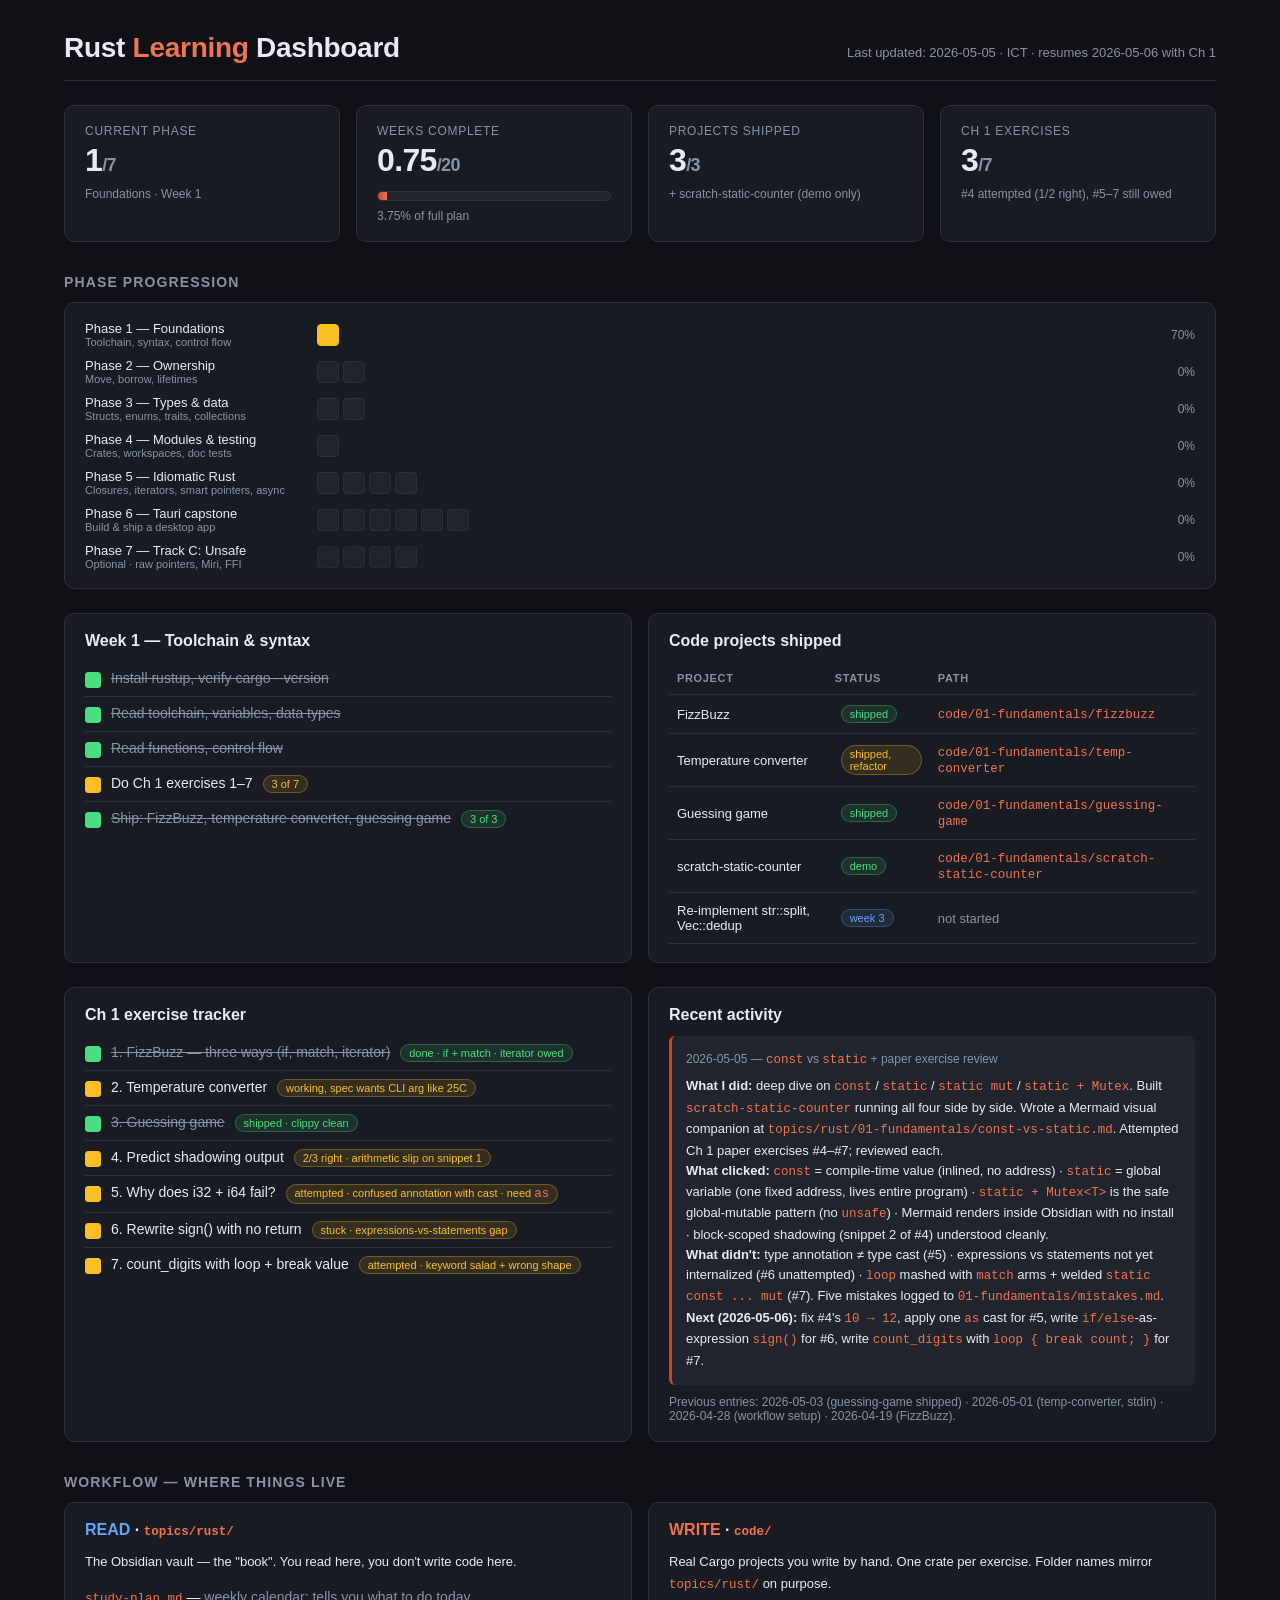
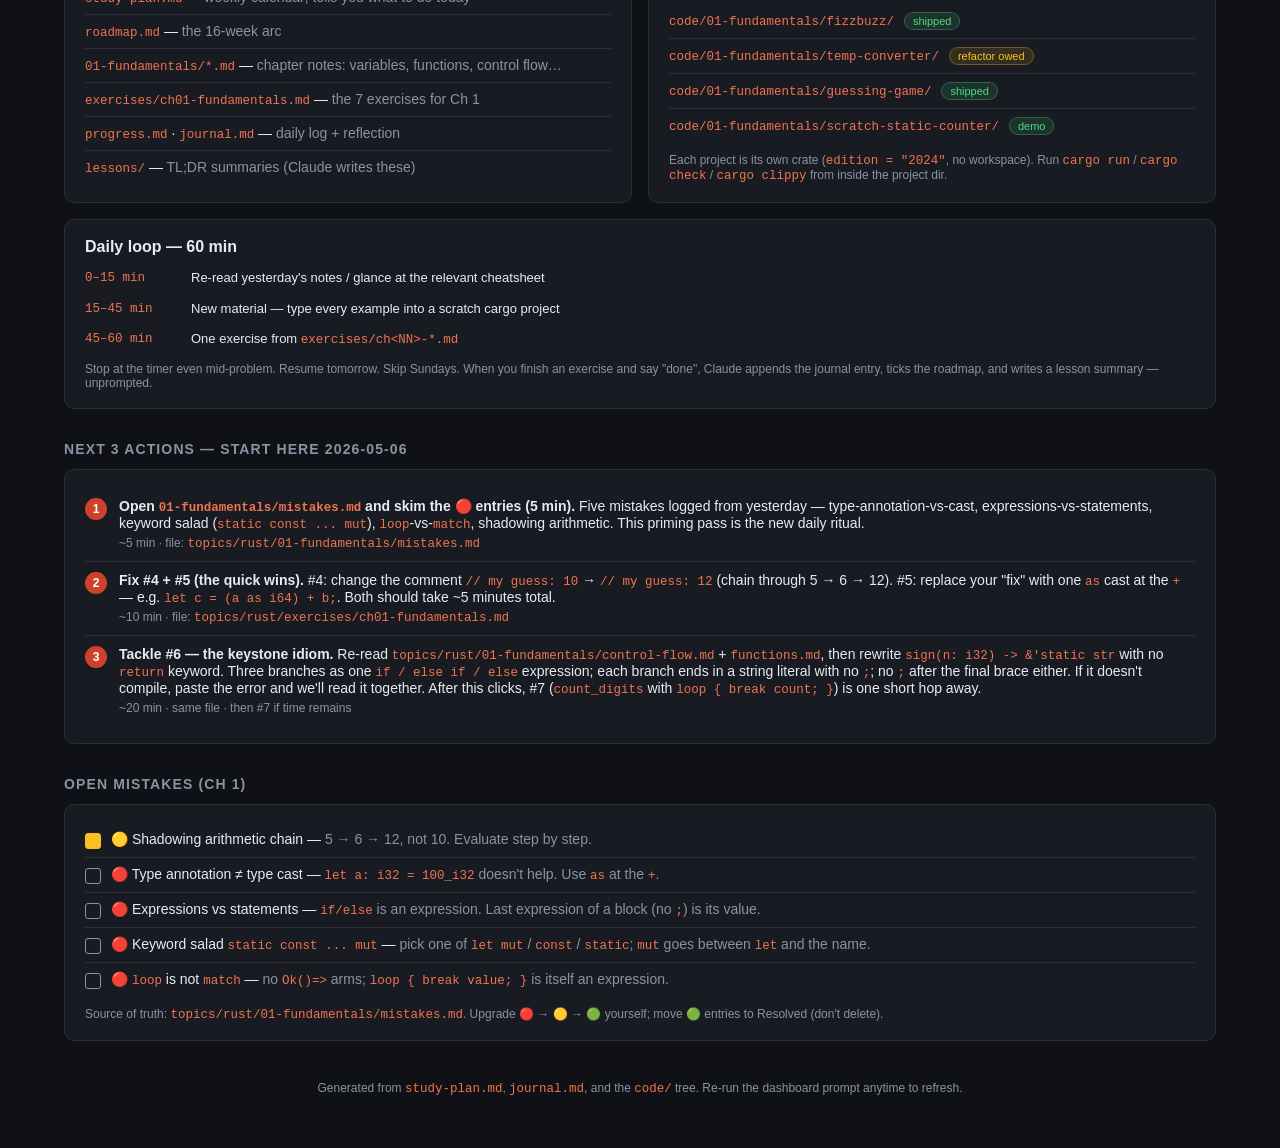
<file: dashboard.html>
<!DOCTYPE html>
<html lang="en">
<head>
<meta charset="UTF-8">
<title>Rust Learning Dashboard</title>
<style>
  :root {
    --bg: #0f1116;
    --panel: #181b22;
    --panel-2: #20242d;
    --border: #2a2f3a;
    --text: #e8ecf2;
    --muted: #8a93a4;
    --accent: #ce422b;        /* rust-orange */
    --accent-2: #f0744f;
    --green: #4ade80;
    --amber: #fbbf24;
    --red: #f87171;
    --blue: #60a5fa;
  }
  * { box-sizing: border-box; }
  html, body { margin: 0; padding: 0; background: var(--bg); color: var(--text);
    font-family: -apple-system, BlinkMacSystemFont, "Segoe UI", Roboto, sans-serif;
    -webkit-font-smoothing: antialiased; }
  .wrap { max-width: 1200px; margin: 0 auto; padding: 32px 24px 80px; }
  header { display: flex; align-items: baseline; justify-content: space-between;
    border-bottom: 1px solid var(--border); padding-bottom: 16px; margin-bottom: 24px; }
  h1 { margin: 0; font-size: 28px; letter-spacing: -0.01em; }
  h1 .accent { color: var(--accent-2); }
  .meta { color: var(--muted); font-size: 13px; }
  h2 { font-size: 14px; text-transform: uppercase; letter-spacing: 0.08em;
    color: var(--muted); margin: 32px 0 12px; font-weight: 600; }
  h3 { margin: 0 0 12px; font-size: 16px; font-weight: 600; }
  .grid { display: grid; gap: 16px; }
  .grid-4 { grid-template-columns: repeat(4, 1fr); }
  .grid-2 { grid-template-columns: 1fr 1fr; }
  .grid-3 { grid-template-columns: 2fr 1fr 1fr; }
  @media (max-width: 900px) {
    .grid-4 { grid-template-columns: repeat(2, 1fr); }
    .grid-2, .grid-3 { grid-template-columns: 1fr; }
  }
  .card { background: var(--panel); border: 1px solid var(--border);
    border-radius: 10px; padding: 18px 20px; }
  .stat { display: flex; flex-direction: column; gap: 4px; }
  .stat .num { font-size: 32px; font-weight: 700; letter-spacing: -0.02em; }
  .stat .label { color: var(--muted); font-size: 12px; text-transform: uppercase;
    letter-spacing: 0.06em; }
  .stat .sub { color: var(--muted); font-size: 12px; margin-top: 4px; }
  .progress { height: 10px; background: var(--panel-2); border-radius: 999px;
    overflow: hidden; margin-top: 8px; border: 1px solid var(--border); }
  .progress > div { height: 100%; background: linear-gradient(90deg, var(--accent), var(--accent-2)); }
  /* phase visualizer */
  .phases { display: flex; flex-direction: column; gap: 10px; }
  .phase-row { display: grid; grid-template-columns: 220px 1fr 60px;
    align-items: center; gap: 12px; }
  .phase-name { font-size: 13px; }
  .phase-name .small { color: var(--muted); font-size: 11px; display: block; }
  .weeks { display: flex; gap: 4px; flex-wrap: wrap; }
  .week { width: 22px; height: 22px; border-radius: 4px; background: var(--panel-2);
    border: 1px solid var(--border); position: relative; }
  .week.done { background: var(--green); border-color: var(--green); }
  .week.partial { background: var(--amber); border-color: var(--amber); }
  .week.optional { border-style: dashed; }
  .pct { font-size: 12px; color: var(--muted); text-align: right; }
  /* checklist */
  ul.list { list-style: none; padding: 0; margin: 0; }
  ul.list li { padding: 8px 0; border-bottom: 1px solid var(--border);
    display: flex; align-items: flex-start; gap: 10px; font-size: 14px; }
  ul.list li:last-child { border-bottom: none; }
  .box { width: 16px; height: 16px; border-radius: 3px; flex: 0 0 16px;
    border: 1.5px solid var(--muted); margin-top: 2px; }
  .box.done { background: var(--green); border-color: var(--green); }
  .box.partial { background: var(--amber); border-color: var(--amber); }
  .strike { color: var(--muted); text-decoration: line-through; }
  .tag { display: inline-block; font-size: 11px; padding: 2px 8px;
    border-radius: 999px; background: var(--panel-2); color: var(--muted);
    border: 1px solid var(--border); margin-left: 6px; }
  .tag.done { background: rgba(74,222,128,0.12); color: var(--green); border-color: rgba(74,222,128,0.3); }
  .tag.partial { background: rgba(251,191,36,0.12); color: var(--amber); border-color: rgba(251,191,36,0.3); }
  .tag.todo { background: rgba(96,165,250,0.12); color: var(--blue); border-color: rgba(96,165,250,0.3); }
  /* code projects */
  table { width: 100%; border-collapse: collapse; font-size: 13px; }
  th, td { padding: 10px 8px; text-align: left; border-bottom: 1px solid var(--border); }
  th { font-size: 11px; text-transform: uppercase; letter-spacing: 0.06em;
    color: var(--muted); font-weight: 600; }
  code, .mono { font-family: "SF Mono", Menlo, Consolas, monospace; font-size: 12.5px;
    color: var(--accent-2); }
  .journal { background: var(--panel-2); border-radius: 6px; padding: 14px;
    border-left: 3px solid var(--accent); font-size: 13px; line-height: 1.55; }
  .journal .date { color: var(--muted); font-size: 12px; margin-bottom: 6px; }
  .next-list { list-style: none; padding: 0; margin: 0; counter-reset: step; }
  .next-list li { counter-increment: step; padding: 10px 0; border-bottom: 1px solid var(--border);
    display: flex; gap: 12px; align-items: flex-start; font-size: 14px; }
  .next-list li:last-child { border-bottom: none; }
  .next-list li::before { content: counter(step); width: 22px; height: 22px;
    border-radius: 50%; background: var(--accent); color: white; display: inline-flex;
    align-items: center; justify-content: center; font-size: 12px; font-weight: 700; flex: 0 0 22px; }
  footer { color: var(--muted); font-size: 12px; text-align: center; margin-top: 40px; }
</style>
</head>
<body>
<div class="wrap">

  <header>
    <h1>Rust <span class="accent">Learning</span> Dashboard</h1>
    <div class="meta">Last updated: 2026-05-05 · ICT · resumes 2026-05-06 with Ch 1</div>
  </header>

  <div class="grid grid-4">
    <div class="card stat">
      <div class="label">Current phase</div>
      <div class="num">1<span style="color:var(--muted);font-size:18px;">/7</span></div>
      <div class="sub">Foundations · Week 1</div>
    </div>
    <div class="card stat">
      <div class="label">Weeks complete</div>
      <div class="num">0.75<span style="color:var(--muted);font-size:18px;">/20</span></div>
      <div class="progress"><div style="width:3.75%"></div></div>
      <div class="sub">3.75% of full plan</div>
    </div>
    <div class="card stat">
      <div class="label">Projects shipped</div>
      <div class="num">3<span style="color:var(--muted);font-size:18px;">/3</span></div>
      <div class="sub">+ scratch-static-counter (demo only)</div>
    </div>
    <div class="card stat">
      <div class="label">Ch 1 exercises</div>
      <div class="num">3<span style="color:var(--muted);font-size:18px;">/7</span></div>
      <div class="sub">#4 attempted (1/2 right), #5–7 still owed</div>
    </div>
  </div>

  <h2>Phase progression</h2>
  <div class="card">
    <div class="phases">
      <div class="phase-row">
        <div class="phase-name">Phase 1 — Foundations<span class="small">Toolchain, syntax, control flow</span></div>
        <div class="weeks">
          <div class="week partial" title="Week 1 — in progress (3 ship, 4 paper exercises owed)"></div>
        </div>
        <div class="pct">70%</div>
      </div>
      <div class="phase-row">
        <div class="phase-name">Phase 2 — Ownership<span class="small">Move, borrow, lifetimes</span></div>
        <div class="weeks">
          <div class="week" title="Week 2"></div>
          <div class="week" title="Week 3"></div>
        </div>
        <div class="pct">0%</div>
      </div>
      <div class="phase-row">
        <div class="phase-name">Phase 3 — Types & data<span class="small">Structs, enums, traits, collections</span></div>
        <div class="weeks">
          <div class="week" title="Week 4"></div>
          <div class="week" title="Week 5"></div>
        </div>
        <div class="pct">0%</div>
      </div>
      <div class="phase-row">
        <div class="phase-name">Phase 4 — Modules & testing<span class="small">Crates, workspaces, doc tests</span></div>
        <div class="weeks">
          <div class="week" title="Week 6"></div>
        </div>
        <div class="pct">0%</div>
      </div>
      <div class="phase-row">
        <div class="phase-name">Phase 5 — Idiomatic Rust<span class="small">Closures, iterators, smart pointers, async</span></div>
        <div class="weeks">
          <div class="week" title="Week 7"></div>
          <div class="week" title="Week 8"></div>
          <div class="week" title="Week 9"></div>
          <div class="week" title="Week 10"></div>
        </div>
        <div class="pct">0%</div>
      </div>
      <div class="phase-row">
        <div class="phase-name">Phase 6 — Tauri capstone<span class="small">Build &amp; ship a desktop app</span></div>
        <div class="weeks">
          <div class="week" title="Week 11"></div>
          <div class="week" title="Week 12"></div>
          <div class="week" title="Week 13"></div>
          <div class="week" title="Week 14"></div>
          <div class="week" title="Week 15"></div>
          <div class="week" title="Week 16"></div>
        </div>
        <div class="pct">0%</div>
      </div>
      <div class="phase-row">
        <div class="phase-name">Phase 7 — Track C: Unsafe<span class="small">Optional · raw pointers, Miri, FFI</span></div>
        <div class="weeks">
          <div class="week optional" title="Week 17"></div>
          <div class="week optional" title="Week 18"></div>
          <div class="week optional" title="Week 19"></div>
          <div class="week optional" title="Week 20"></div>
        </div>
        <div class="pct">0%</div>
      </div>
    </div>
  </div>

  <div class="grid grid-2" style="margin-top:24px;">
    <div class="card">
      <h3>Week 1 — Toolchain &amp; syntax</h3>
      <ul class="list">
        <li><div class="box done"></div><div><span class="strike">Install rustup, verify cargo --version</span></div></li>
        <li><div class="box done"></div><div><span class="strike">Read toolchain, variables, data types</span></div></li>
        <li><div class="box done"></div><div><span class="strike">Read functions, control flow</span></div></li>
        <li><div class="box partial"></div><div>Do Ch 1 exercises 1–7 <span class="tag partial">3 of 7</span></div></li>
        <li><div class="box done"></div><div><span class="strike">Ship: FizzBuzz, temperature converter, guessing game</span> <span class="tag done">3 of 3</span></div></li>
      </ul>
    </div>

    <div class="card">
      <h3>Code projects shipped</h3>
      <table>
        <thead><tr><th>Project</th><th>Status</th><th>Path</th></tr></thead>
        <tbody>
          <tr>
            <td>FizzBuzz</td>
            <td><span class="tag done">shipped</span></td>
            <td><code>code/01-fundamentals/fizzbuzz</code></td>
          </tr>
          <tr>
            <td>Temperature converter</td>
            <td><span class="tag partial">shipped, refactor</span></td>
            <td><code>code/01-fundamentals/temp-converter</code></td>
          </tr>
          <tr>
            <td>Guessing game</td>
            <td><span class="tag done">shipped</span></td>
            <td><code>code/01-fundamentals/guessing-game</code></td>
          </tr>
          <tr>
            <td>scratch-static-counter</td>
            <td><span class="tag done">demo</span></td>
            <td><code>code/01-fundamentals/scratch-static-counter</code></td>
          </tr>
          <tr>
            <td>Re-implement str::split, Vec::dedup</td>
            <td><span class="tag todo">week 3</span></td>
            <td><span style="color:var(--muted);">not started</span></td>
          </tr>
        </tbody>
      </table>
    </div>
  </div>

  <div class="grid grid-2" style="margin-top:24px;">
    <div class="card">
      <h3>Ch 1 exercise tracker</h3>
      <ul class="list">
        <li><div class="box done"></div><div><span class="strike">1. FizzBuzz — three ways (if, match, iterator)</span> <span class="tag done">done · if + match · iterator owed</span></div></li>
        <li><div class="box partial"></div><div>2. Temperature converter <span class="tag partial">working, spec wants CLI arg like 25C</span></div></li>
        <li><div class="box done"></div><div><span class="strike">3. Guessing game</span> <span class="tag done">shipped · clippy clean</span></div></li>
        <li><div class="box partial"></div><div>4. Predict shadowing output <span class="tag partial">2/3 right · arithmetic slip on snippet 1</span></div></li>
        <li><div class="box partial"></div><div>5. Why does i32 + i64 fail? <span class="tag partial">attempted · confused annotation with cast · need <code>as</code></span></div></li>
        <li><div class="box partial"></div><div>6. Rewrite sign() with no return <span class="tag partial">stuck · expressions-vs-statements gap</span></div></li>
        <li><div class="box partial"></div><div>7. count_digits with loop + break value <span class="tag partial">attempted · keyword salad + wrong shape</span></div></li>
      </ul>
    </div>

    <div class="card">
      <h3>Recent activity</h3>
      <div class="journal">
        <div class="date">2026-05-05 — <code>const</code> vs <code>static</code> + paper exercise review</div>
        <strong>What I did:</strong> deep dive on <span class="mono">const</span> / <span class="mono">static</span> / <span class="mono">static mut</span> / <span class="mono">static + Mutex</span>. Built <span class="mono">scratch-static-counter</span> running all four side by side. Wrote a Mermaid visual companion at <code>topics/rust/01-fundamentals/const-vs-static.md</code>. Attempted Ch 1 paper exercises #4–#7; reviewed each.<br>
        <strong>What clicked:</strong> <span class="mono">const</span> = compile-time value (inlined, no address) · <span class="mono">static</span> = global variable (one fixed address, lives entire program) · <span class="mono">static + Mutex&lt;T&gt;</span> is the safe global-mutable pattern (no <span class="mono">unsafe</span>) · Mermaid renders inside Obsidian with no install · block-scoped shadowing (snippet 2 of #4) understood cleanly.<br>
        <strong>What didn't:</strong> type annotation ≠ type cast (#5) · expressions vs statements not yet internalized (#6 unattempted) · <span class="mono">loop</span> mashed with <span class="mono">match</span> arms + welded <span class="mono">static const ... mut</span> (#7). Five mistakes logged to <code>01-fundamentals/mistakes.md</code>.<br>
        <strong>Next (2026-05-06):</strong> fix #4's <code>10 → 12</code>, apply one <span class="mono">as</span> cast for #5, write <span class="mono">if/else</span>-as-expression <span class="mono">sign()</span> for #6, write <span class="mono">count_digits</span> with <span class="mono">loop { break count; }</span> for #7.
      </div>
      <div style="color:var(--muted);font-size:12px;margin-top:10px;">
        Previous entries: 2026-05-03 (guessing-game shipped) · 2026-05-01 (temp-converter, stdin) · 2026-04-28 (workflow setup) · 2026-04-19 (FizzBuzz).
      </div>
    </div>
  </div>

  <h2>Workflow — where things live</h2>
  <div class="grid grid-2">
    <div class="card">
      <h3><span style="color:var(--blue);">READ</span> · <code>topics/rust/</code></h3>
      <div style="font-size:13px;line-height:1.7;">
        The Obsidian vault — the "book". You read here, you don't write code here.
      </div>
      <ul class="list" style="margin-top:8px;">
        <li><div><code>study-plan.md</code> — <span style="color:var(--muted);">weekly calendar; tells you what to do today</span></div></li>
        <li><div><code>roadmap.md</code> — <span style="color:var(--muted);">the 16-week arc</span></div></li>
        <li><div><code>01-fundamentals/*.md</code> — <span style="color:var(--muted);">chapter notes: variables, functions, control flow…</span></div></li>
        <li><div><code>exercises/ch01-fundamentals.md</code> — <span style="color:var(--muted);">the 7 exercises for Ch 1</span></div></li>
        <li><div><code>progress.md</code> · <code>journal.md</code> — <span style="color:var(--muted);">daily log + reflection</span></div></li>
        <li><div><code>lessons/</code> — <span style="color:var(--muted);">TL;DR summaries (Claude writes these)</span></div></li>
      </ul>
    </div>

    <div class="card">
      <h3><span style="color:var(--accent-2);">WRITE</span> · <code>code/</code></h3>
      <div style="font-size:13px;line-height:1.7;">
        Real Cargo projects you write by hand. One crate per exercise. Folder names mirror <code>topics/rust/</code> on purpose.
      </div>
      <ul class="list" style="margin-top:8px;">
        <li><div><code>code/01-fundamentals/fizzbuzz/</code> <span class="tag done">shipped</span></div></li>
        <li><div><code>code/01-fundamentals/temp-converter/</code> <span class="tag partial">refactor owed</span></div></li>
        <li><div><code>code/01-fundamentals/guessing-game/</code> <span class="tag done">shipped</span></div></li>
        <li><div><code>code/01-fundamentals/scratch-static-counter/</code> <span class="tag done">demo</span></div></li>
      </ul>
      <div style="color:var(--muted);font-size:12px;margin-top:10px;">
        Each project is its own crate (<code>edition = "2024"</code>, no workspace). Run <code>cargo run</code> / <code>cargo check</code> / <code>cargo clippy</code> from inside the project dir.
      </div>
    </div>
  </div>

  <div class="card" style="margin-top:16px;">
    <h3>Daily loop — 60 min</h3>
    <div style="display:grid;grid-template-columns:90px 1fr;gap:10px 16px;font-size:13px;line-height:1.6;">
      <div class="mono">0–15 min</div>
      <div>Re-read yesterday's notes / glance at the relevant cheatsheet</div>
      <div class="mono">15–45 min</div>
      <div>New material — type every example into a scratch cargo project</div>
      <div class="mono">45–60 min</div>
      <div>One exercise from <code>exercises/ch&lt;NN&gt;-*.md</code></div>
    </div>
    <div style="color:var(--muted);font-size:12px;margin-top:12px;">
      Stop at the timer even mid-problem. Resume tomorrow. Skip Sundays. When you finish an exercise and say "done", Claude appends the journal entry, ticks the roadmap, and writes a lesson summary — unprompted.
    </div>
  </div>

  <h2>Next 3 actions — start here 2026-05-06</h2>
  <div class="card">
    <ol class="next-list">
      <li><div>
        <strong>Open <code>01-fundamentals/mistakes.md</code> and skim the 🔴 entries (5 min).</strong>
        Five mistakes logged from yesterday — type-annotation-vs-cast, expressions-vs-statements, keyword salad (<span class="mono">static const ... mut</span>), <span class="mono">loop</span>-vs-<span class="mono">match</span>, shadowing arithmetic. This priming pass is the new daily ritual.
        <div style="color:var(--muted);font-size:12px;margin-top:4px;">~5 min · file: <code>topics/rust/01-fundamentals/mistakes.md</code></div>
      </div></li>
      <li><div>
        <strong>Fix #4 + #5 (the quick wins).</strong>
        #4: change the comment <span class="mono">// my guess: 10</span> → <span class="mono">// my guess: 12</span> (chain through 5 → 6 → 12). #5: replace your "fix" with one <span class="mono">as</span> cast at the <span class="mono">+</span> — e.g. <span class="mono">let c = (a as i64) + b;</span>. Both should take ~5 minutes total.
        <div style="color:var(--muted);font-size:12px;margin-top:4px;">~10 min · file: <code>topics/rust/exercises/ch01-fundamentals.md</code></div>
      </div></li>
      <li><div>
        <strong>Tackle #6 — the keystone idiom.</strong>
        Re-read <code>topics/rust/01-fundamentals/control-flow.md</code> + <code>functions.md</code>, then rewrite <span class="mono">sign(n: i32) -&gt; &amp;'static str</span> with no <span class="mono">return</span> keyword. Three branches as one <span class="mono">if / else if / else</span> expression; each branch ends in a string literal with no <span class="mono">;</span>; no <span class="mono">;</span> after the final brace either. If it doesn't compile, paste the error and we'll read it together. After this clicks, #7 (<span class="mono">count_digits</span> with <span class="mono">loop { break count; }</span>) is one short hop away.
        <div style="color:var(--muted);font-size:12px;margin-top:4px;">~20 min · same file · then #7 if time remains</div>
      </div></li>
    </ol>
  </div>

  <h2>Open mistakes (Ch 1)</h2>
  <div class="card">
    <ul class="list">
      <li><div class="box partial"></div><div>🟡 Shadowing arithmetic chain — <span style="color:var(--muted);">5 → 6 → 12, not 10. Evaluate step by step.</span></div></li>
      <li><div class="box"></div><div>🔴 Type annotation ≠ type cast — <span style="color:var(--muted);"><code>let a: i32 = 100_i32</code> doesn't help. Use <code>as</code> at the <code>+</code>.</span></div></li>
      <li><div class="box"></div><div>🔴 Expressions vs statements — <span style="color:var(--muted);"><code>if/else</code> is an expression. Last expression of a block (no <code>;</code>) is its value.</span></div></li>
      <li><div class="box"></div><div>🔴 Keyword salad <code>static const ... mut</code> — <span style="color:var(--muted);">pick one of <code>let mut</code> / <code>const</code> / <code>static</code>; <code>mut</code> goes between <code>let</code> and the name.</span></div></li>
      <li><div class="box"></div><div>🔴 <code>loop</code> is not <code>match</code> — <span style="color:var(--muted);">no <code>Ok()=&gt;</code> arms; <code>loop { break value; }</code> is itself an expression.</span></div></li>
    </ul>
    <div style="color:var(--muted);font-size:12px;margin-top:10px;">
      Source of truth: <code>topics/rust/01-fundamentals/mistakes.md</code>. Upgrade 🔴 → 🟡 → 🟢 yourself; move 🟢 entries to Resolved (don't delete).
    </div>
  </div>

  <footer>
    Generated from <code>study-plan.md</code>, <code>journal.md</code>, and the <code>code/</code> tree.
    Re-run the dashboard prompt anytime to refresh.
  </footer>

</div>
</body>
</html>
</file>
